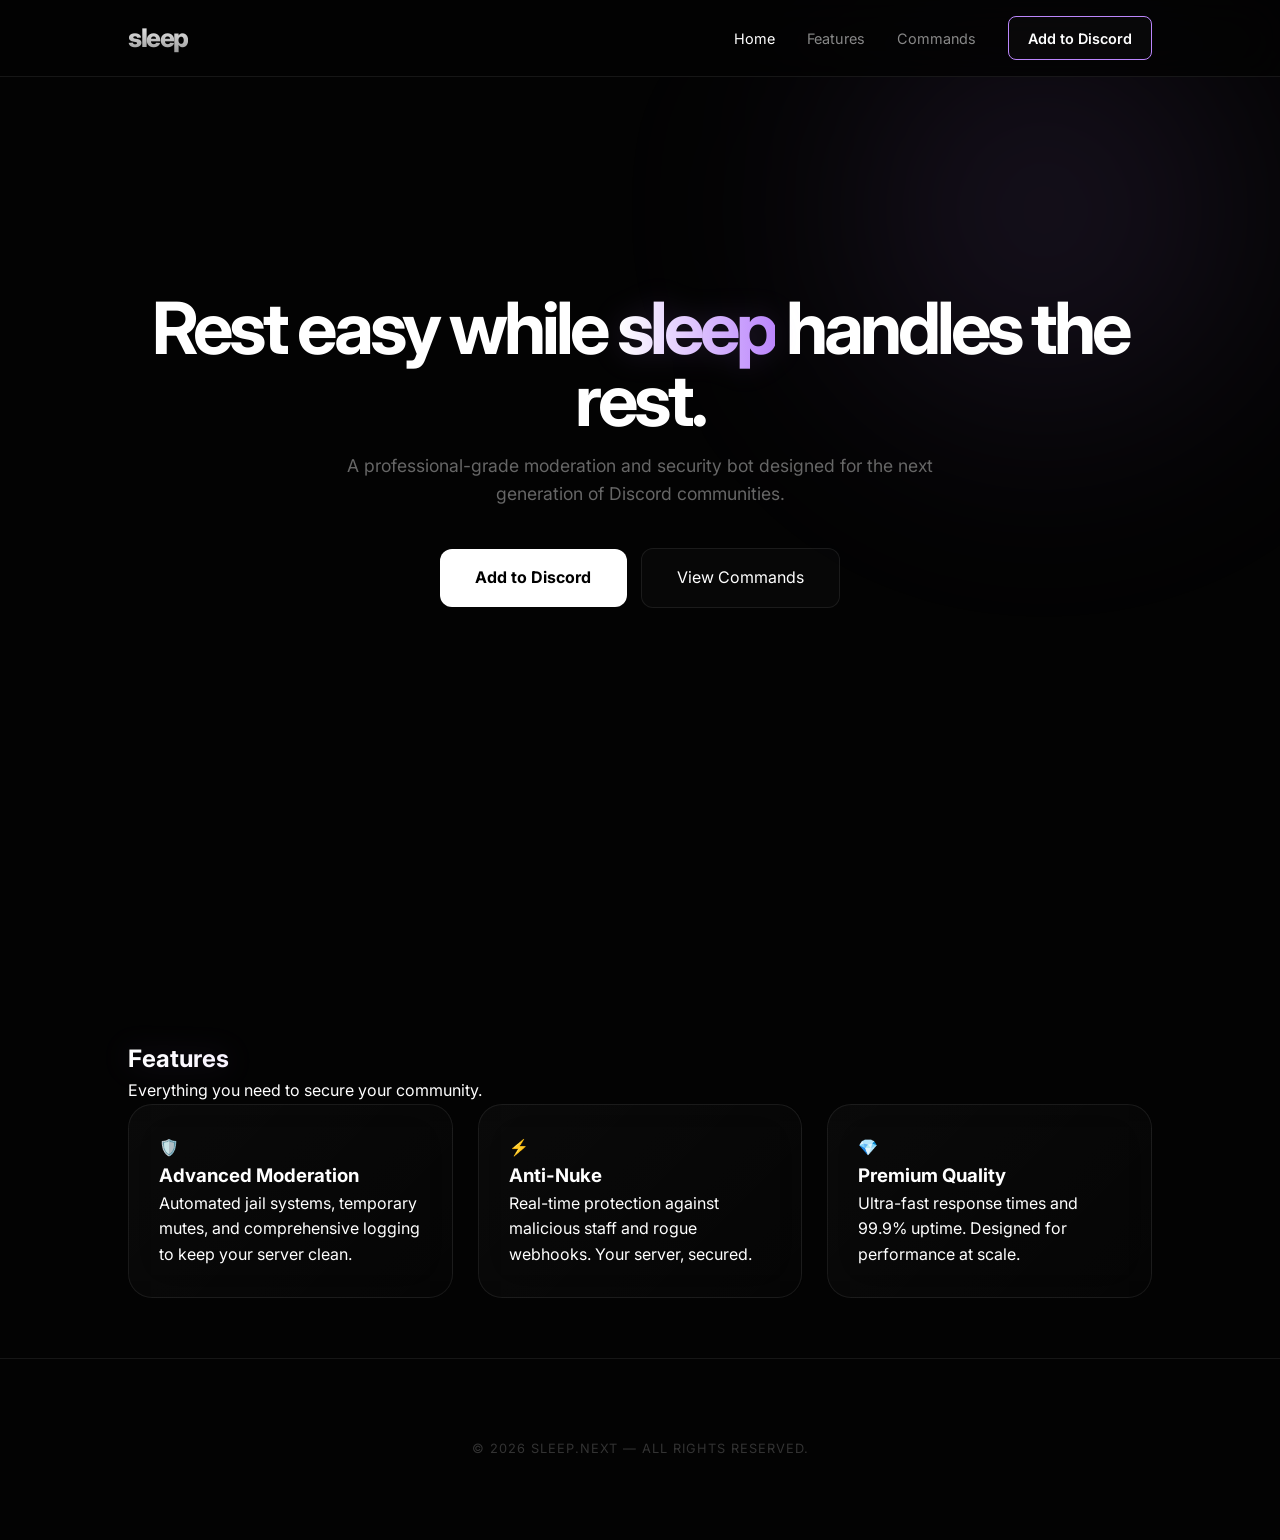
<file: index.html>
<!DOCTYPE html>
<html lang="en">
<head>
    <meta charset="UTF-8">
    <meta name="viewport" content="width=device-width, initial-scale=1.0">
    <title>sleep | Home</title>
    <link rel="stylesheet" href="style.css">
    <link href="https://fonts.googleapis.com/css2?family=Inter:wght@300;400;600;800&display=swap" rel="stylesheet">
</head>
<body>
    <div class="glow-sphere"></div>
    <div class="grain-overlay"></div>

    <nav class="navbar glass">
        <div class="logo">sleep</div>
        <div class="nav-links">
            <a href="index.html" class="active">Home</a>
            <a href="#features">Features</a>
            <a href="commands.html">Commands</a>
            <a href="https://discord.com/oauth2/authorize?client_id=1543182553501016074" class="btn-sm glass-glow">Add to Discord</a>
        </div>
    </nav>

    <main>
        <section class="hero">
            <h1>Rest easy while <span class="accent">sleep</span> handles the rest.</h1>
            <p class="subtitle">A professional-grade moderation and security bot designed for the next generation of Discord communities.</p>
            <div class="hero-btns">
                <a href="https://discord.com/oauth2/authorize?client_id=1543182553501016074" class="btn-primary">Add to Discord</a>
                <a href="commands.html" class="btn-secondary">View Commands</a>
            </div>
        </section>

        <section id="features" class="features-section">
            <div class="section-title">
                <h2 class="accent">Features</h2>
                <p>Everything you need to secure your community.</p>
            </div>
            <div class="features-grid">
                <div class="glass-liquid feature-card">
                    <div class="icon">🛡️</div>
                    <h3>Advanced Moderation</h3>
                    <p>Automated jail systems, temporary mutes, and comprehensive logging to keep your server clean.</p>
                </div>
                <div class="glass-liquid feature-card">
                    <div class="icon">⚡</div>
                    <h3>Anti-Nuke</h3>
                    <p>Real-time protection against malicious staff and rogue webhooks. Your server, secured.</p>
                </div>
                <div class="glass-liquid feature-card">
                    <div class="icon">💎</div>
                    <h3>Premium Quality</h3>
                    <p>Ultra-fast response times and 99.9% uptime. Designed for performance at scale.</p>
                </div>
            </div>
        </section>
    </main>

    <footer>
        <p>&copy; 2026 sleep.next — All rights reserved.</p>
    </footer>

    <script src="script.js"></script>
</body>
</html>
</file>
<file: style.css>
:root {
    --bg: #030303;
    --accent: #bb86fc;
    --accent-glow: rgba(187, 134, 252, 0.15);
    --glass: rgba(255, 255, 255, 0.02);
    --glass-border: rgba(255, 255, 255, 0.08);
}

* { margin: 0; padding: 0; box-sizing: border-box; font-family: 'Inter', sans-serif; scroll-behavior: smooth; }
body { background: var(--bg); color: white; overflow-x: hidden; line-height: 1.6; }

/* Effects */
.glow-sphere { position: fixed; top: -10%; right: -5%; width: 600px; height: 600px; background: radial-gradient(circle, var(--accent-glow) 0%, transparent 70%); filter: blur(100px); z-index: -1; }
.grain-overlay { position: fixed; top: 0; width: 100%; height: 100%; background: url('https://upload.wikimedia.org/wikipedia/commons/7/76/1k_avg_noise.png'); opacity: 0.02; pointer-events: none; z-index: 100; }

/* Navigation */
.navbar { display: flex; justify-content: space-between; align-items: center; padding: 1rem 10%; position: fixed; width: 100%; top: 0; z-index: 1000; backdrop-filter: blur(20px); -webkit-backdrop-filter: blur(20px); border-bottom: 1px solid var(--glass-border); background: rgba(3,3,3,0.8); }
.logo { font-size: 1.6rem; font-weight: 800; letter-spacing: -1.5px; background: linear-gradient(to bottom, #fff, #888); -webkit-background-clip: text; background-clip: text; -webkit-text-fill-color: transparent; }
.nav-links { display: flex; align-items: center; gap: 2rem; }
.nav-links a { color: #888; text-decoration: none; font-size: 0.9rem; transition: 0.3s; }
.nav-links a.active, .nav-links a:hover { color: white; }

/* Buttons */
.btn-sm { padding: 0.6rem 1.2rem; border-radius: 8px; font-weight: 600; text-decoration: none; display: inline-block; }
.glass-glow { background: var(--glass); border: 1px solid var(--accent); color: white !important; }
.btn-primary { background: white; color: black; padding: 1rem 2.2rem; border-radius: 12px; text-decoration: none; font-weight: 700; transition: 0.3s; display: inline-block; }
.btn-secondary { background: var(--glass); color: white; padding: 1rem 2.2rem; border-radius: 12px; text-decoration: none; border: 1px solid var(--glass-border); transition: 0.3s; display: inline-block; margin-left: 10px; }
.btn-primary:hover { transform: translateY(-3px); box-shadow: 0 10px 20px rgba(255,255,255,0.1); }

/* Grid & Cards */
.features-section, .container { padding: 140px 10% 60px; }
.hero { height: 100vh; display: flex; flex-direction: column; justify-content: center; align-items: center; text-align: center; padding: 0 10%; }
h1 { font-size: clamp(2.5rem, 8vw, 4.5rem); letter-spacing: -4px; margin-bottom: 1rem; line-height: 1; }
.accent { background: linear-gradient(to right, #fff, var(--accent)); -webkit-background-clip: text; background-clip: text; -webkit-text-fill-color: transparent; filter: drop-shadow(0 0 15px var(--accent-glow)); }
.subtitle { color: #666; max-width: 600px; margin-bottom: 2.5rem; font-size: 1.1rem; }

.features-grid, .commands-grid { display: grid; grid-template-columns: repeat(auto-fill, minmax(320px, 1fr)); gap: 25px; }
.glass-liquid { background: linear-gradient(135deg, rgba(255,255,255,0.03), rgba(255,255,255,0.01)); backdrop-filter: blur(25px); -webkit-backdrop-filter: blur(25px); border: 1px solid var(--glass-border); border-radius: 24px; padding: 30px; transition: 0.4s cubic-bezier(0.2, 0.8, 0.2, 1); display: flex; flex-direction: column; }
.glass-liquid:hover { transform: translateY(-10px); border-color: var(--accent); background: rgba(187, 134, 252, 0.03); }

/* Command Fixes */
.category-title { font-size: 1.1rem; color: #444; text-transform: uppercase; letter-spacing: 2px; margin: 40px 0 20px; font-weight: 800; }
.card-top { display: flex; justify-content: space-between; align-items: center; margin-bottom: 15px; }
.copy-icon { color: #444; cursor: pointer; width: 18px; }
.cmd-card p { color: #888; font-size: 0.95rem; margin-bottom: 20px; flex-grow: 1; }
.card-footer { display: grid; grid-template-columns: 1fr 1fr; border-top: 1px solid var(--glass-border); padding-top: 20px; gap: 15px; }
.meta span { font-size: 0.65rem; color: #44b1ff; font-weight: 800; display: block; margin-bottom: 5px; letter-spacing: 1px; }
.meta p { color: #ccc; font-size: 0.85rem; height: auto !important; }

/* Search Box Fix */
.cmd-controls { display: flex; gap: 15px; margin-bottom: 40px; }
.search-box { flex: 1; display: flex; align-items: center; padding: 0 20px; border-radius: 14px; background: var(--glass); border: 1px solid var(--glass-border); }
.search-box input { background: transparent !important; border: none !important; color: white !important; padding: 15px; width: 100%; outline: none; }
.glass-btn { background: var(--glass); border: 1px solid var(--glass-border); color: white; padding: 0 25px; border-radius: 14px; cursor: pointer; display: flex; align-items: center; gap: 10px; font-weight: 600; }

footer { padding: 80px 0; text-align: center; color: #333; font-size: 0.8rem; letter-spacing: 1px; text-transform: uppercase; border-top: 1px solid var(--glass-border); }
</file>
